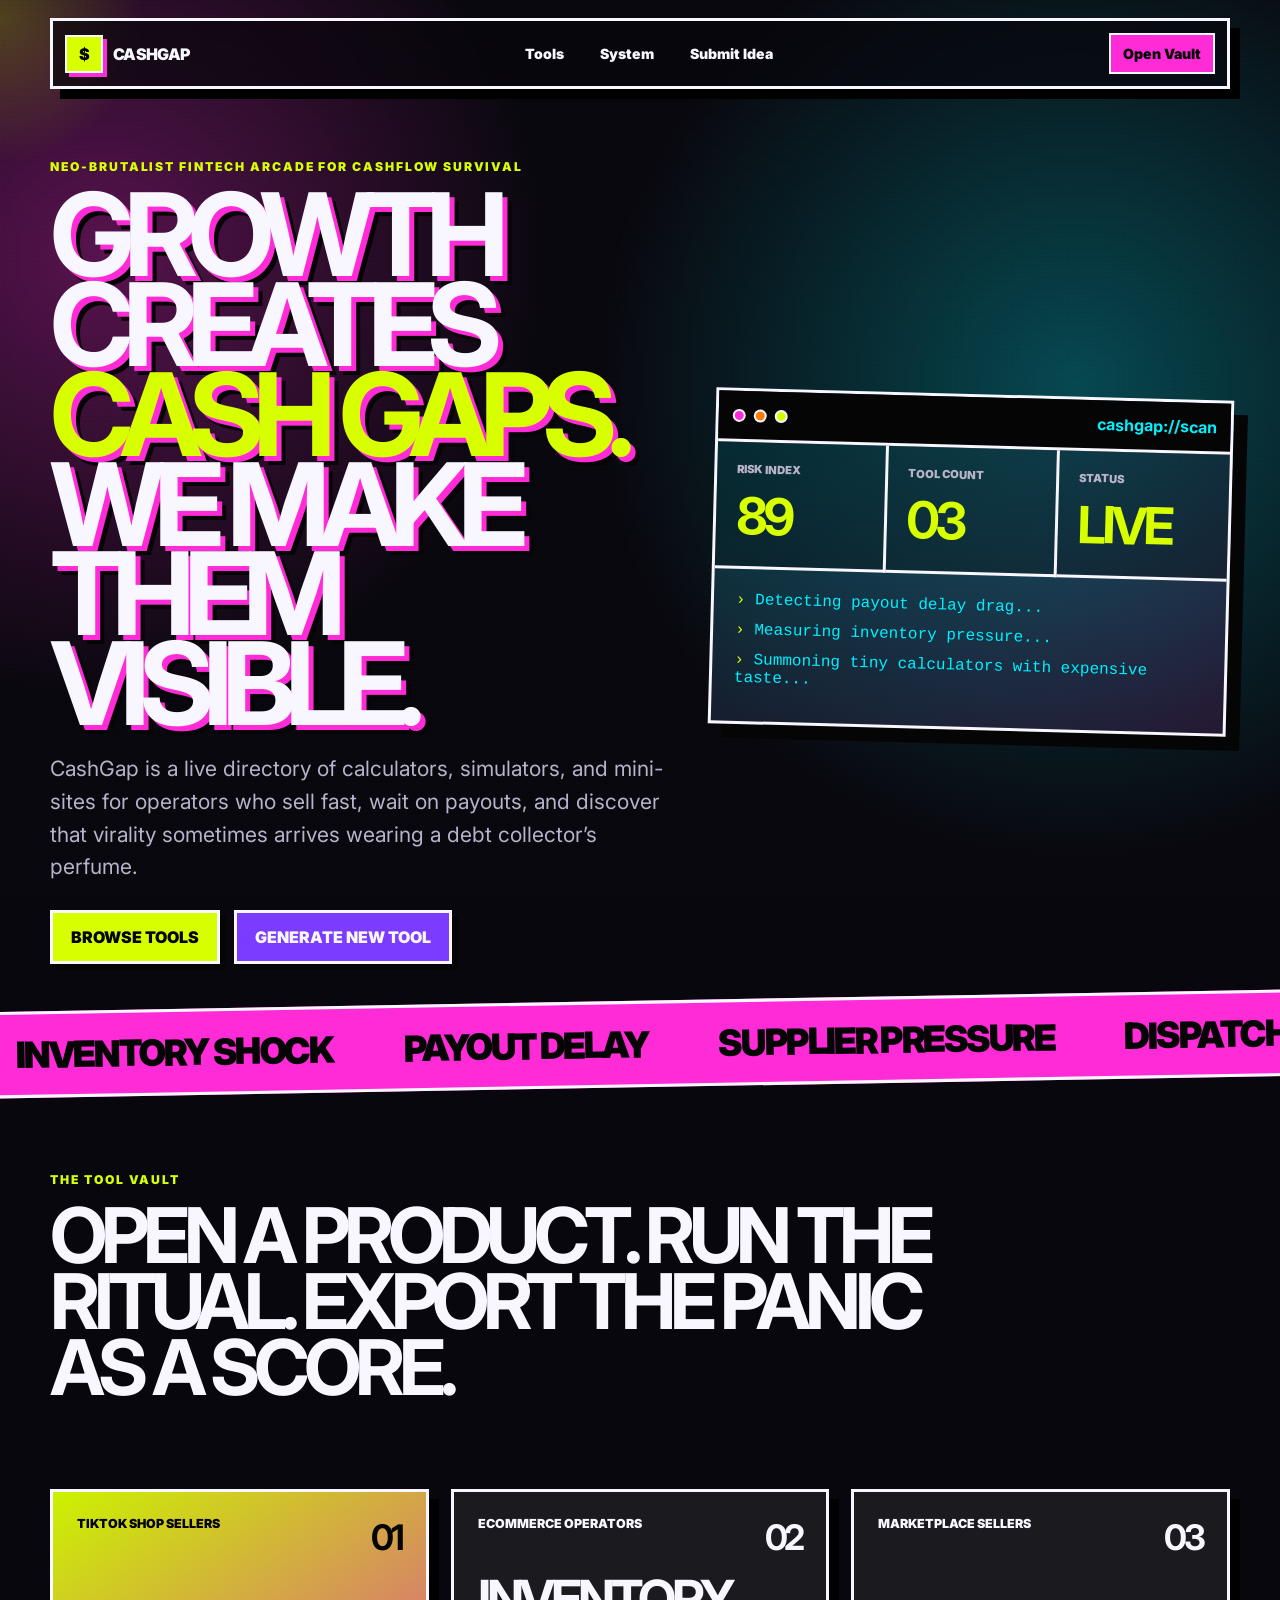
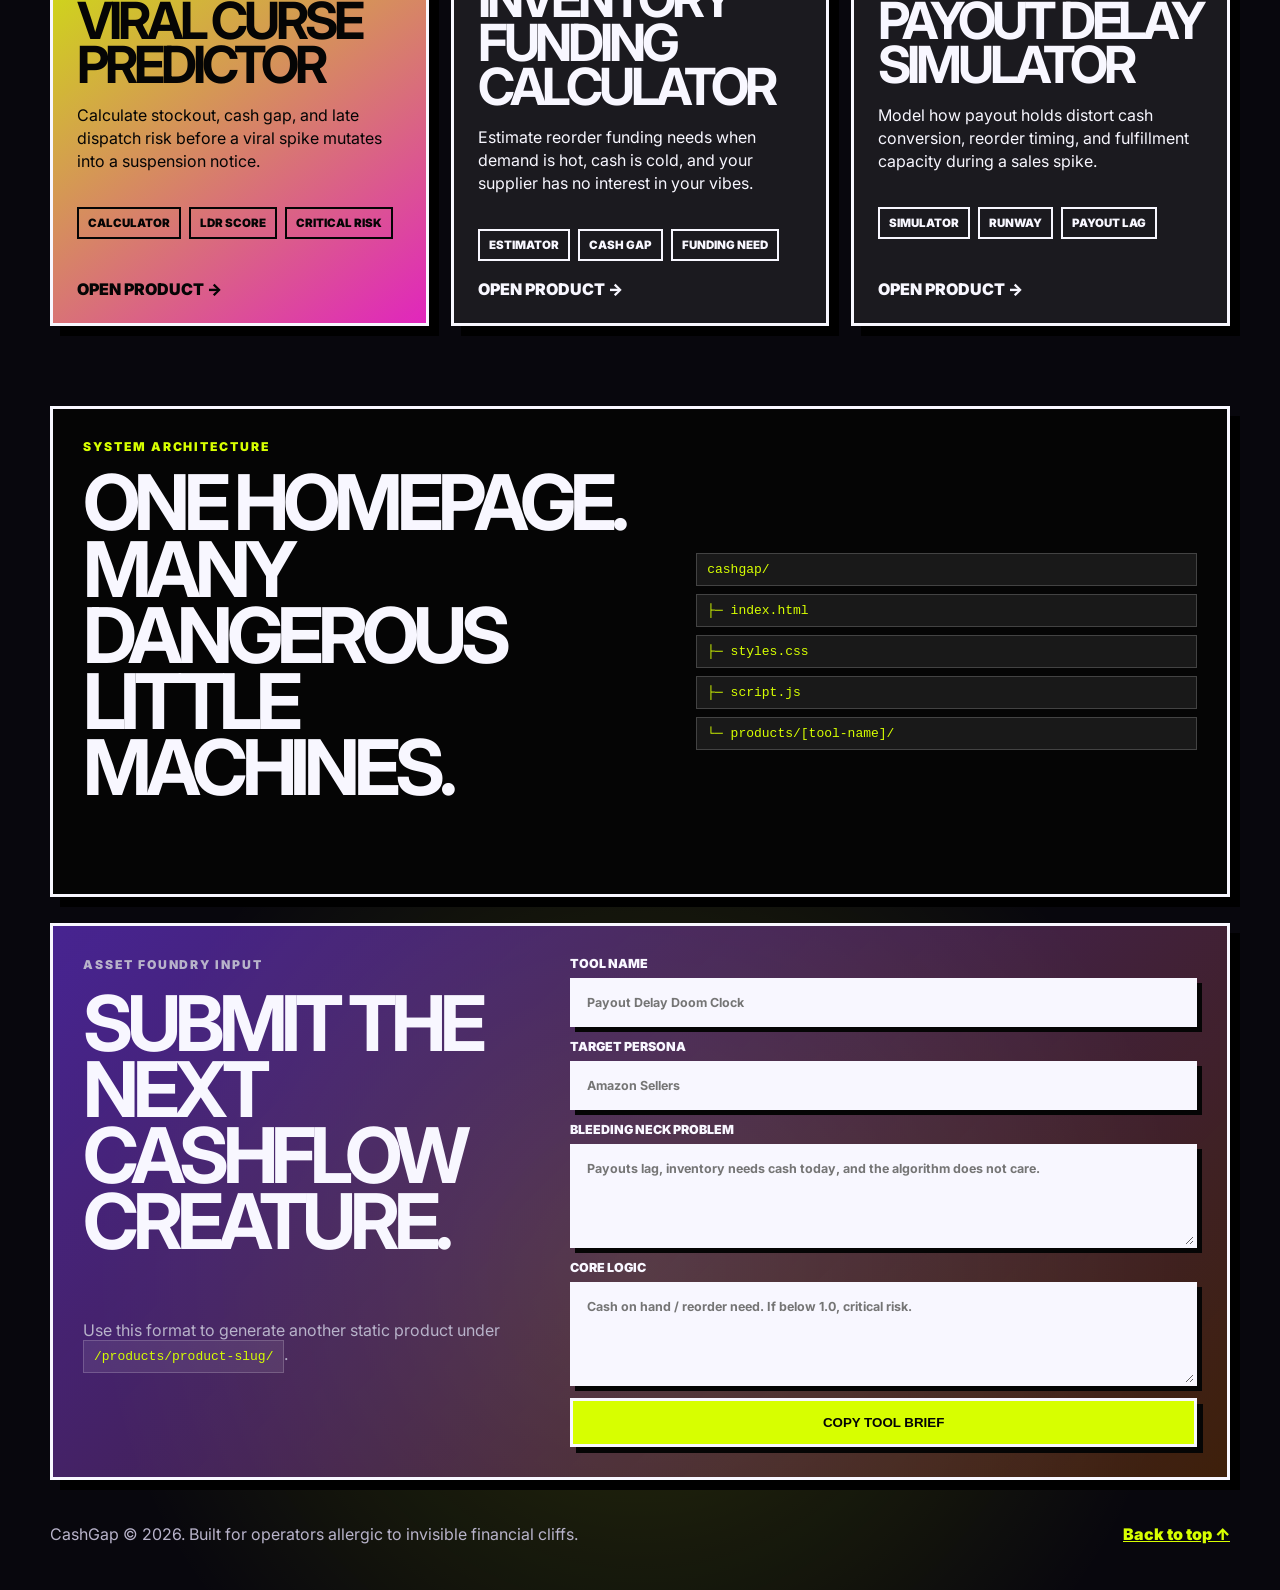
<file: index.html>
<!doctype html>
<html lang="en">
<head>
  <meta charset="utf-8" />
  <meta name="viewport" content="width=device-width, initial-scale=1" />
  <title>CashGap | Tools for Growth-Induced Financial Violence</title>
  <meta name="description" content="CashGap is a directory of sharp little fintech tools for sellers, operators, and growth teams trying to survive demand spikes, payout delays, and inventory cash crunches." />
  <meta property="og:title" content="CashGap" />
  <meta property="og:description" content="Find the cash gaps hiding inside your growth." />
  <meta property="og:type" content="website" />
  <link rel="stylesheet" href="./styles.css" />
</head>
<body>
  <div class="noise"></div>
  <div class="cursor-glow" id="cursorGlow"></div>

  <header class="site-header">
    <a class="brand-mark" href="./" aria-label="CashGap home">
      <span class="brand-icon">$</span>
      <span>CashGap</span>
    </a>

    <nav class="nav-links" aria-label="Primary navigation">
      <a href="#tools">Tools</a>
      <a href="#system">System</a>
      <a href="#submit">Submit Idea</a>
    </nav>

    <a class="header-cta" href="#tools">Open Vault</a>
  </header>

  <main>
    <section class="hero">
      <div class="hero-copy">
        <p class="kicker">Neo-brutalist fintech arcade for cashflow survival</p>
        <h1>
          Growth creates
          <span>cash gaps.</span>
          We make them visible.
        </h1>
        <p class="lede">
          CashGap is a live directory of calculators, simulators, and mini-sites for operators who sell fast,
          wait on payouts, and discover that virality sometimes arrives wearing a debt collector’s perfume.
        </p>

        <div class="hero-actions">
          <a class="btn btn-primary" href="#tools">Browse Tools</a>
          <a class="btn btn-ghost" href="#submit">Generate New Tool</a>
        </div>
      </div>

      <aside class="hero-console" aria-label="CashGap diagnostic console">
        <div class="console-top">
          <span></span><span></span><span></span>
          <strong>cashgap://scan</strong>
        </div>
        <div class="console-grid">
          <div>
            <small>Risk Index</small>
            <strong id="riskTicker">87</strong>
          </div>
          <div>
            <small>Tool Count</small>
            <strong id="toolCount">03</strong>
          </div>
          <div>
            <small>Status</small>
            <strong>LIVE</strong>
          </div>
        </div>
        <div class="terminal">
          <p><span>›</span> Detecting payout delay drag...</p>
          <p><span>›</span> Measuring inventory pressure...</p>
          <p><span>›</span> Summoning tiny calculators with expensive taste...</p>
        </div>
      </aside>
    </section>

    <section class="marquee" aria-label="CashGap focus areas">
      <div>
        <span>Inventory shock</span>
        <span>Payout delay</span>
        <span>Supplier pressure</span>
        <span>Dispatch risk</span>
        <span>Working capital</span>
        <span>Viral demand</span>
      </div>
    </section>

    <section class="section-head" id="tools">
      <p class="kicker">The Tool Vault</p>
      <h2>Open a product. Run the ritual. Export the panic as a score.</h2>
    </section>

    <section class="tool-grid" id="toolGrid">
      <a class="tool-card is-featured" href="./products/viral-curse-predictor/">
        <div class="card-topline">
          <span>TikTok Shop Sellers</span>
          <strong>01</strong>
        </div>
        <h3>Viral Curse Predictor</h3>
        <p>Calculate stockout, cash gap, and late dispatch risk before a viral spike mutates into a suspension notice.</p>
        <div class="tool-meta">
          <span>Calculator</span>
          <span>LDR Score</span>
          <span>Critical Risk</span>
        </div>
        <div class="open-line">Open product →</div>
      </a>

      <a class="tool-card" href="./products/inventory-funding-calculator/">
        <div class="card-topline">
          <span>Ecommerce Operators</span>
          <strong>02</strong>
        </div>
        <h3>Inventory Funding Calculator</h3>
        <p>Estimate reorder funding needs when demand is hot, cash is cold, and your supplier has no interest in your vibes.</p>
        <div class="tool-meta">
          <span>Estimator</span>
          <span>Cash Gap</span>
          <span>Funding Need</span>
        </div>
        <div class="open-line">Open product →</div>
      </a>

      <a class="tool-card" href="./products/payout-delay-simulator/">
        <div class="card-topline">
          <span>Marketplace Sellers</span>
          <strong>03</strong>
        </div>
        <h3>Payout Delay Simulator</h3>
        <p>Model how payout holds distort cash conversion, reorder timing, and fulfillment capacity during a sales spike.</p>
        <div class="tool-meta">
          <span>Simulator</span>
          <span>Runway</span>
          <span>Payout Lag</span>
        </div>
        <div class="open-line">Open product →</div>
      </a>
    </section>

    <section class="system-strip" id="system">
      <div>
        <p class="kicker">System Architecture</p>
        <h2>One homepage. Many dangerous little machines.</h2>
      </div>
      <div class="folder-map">
        <code>cashgap/</code>
        <code>├─ index.html</code>
        <code>├─ styles.css</code>
        <code>├─ script.js</code>
        <code>└─ products/[tool-name]/</code>
      </div>
    </section>

    <section class="submit-panel" id="submit">
      <div>
        <p class="kicker">Asset Foundry Input</p>
        <h2>Submit the next cashflow creature.</h2>
        <p>Use this format to generate another static product under <code>/products/product-slug/</code>.</p>
      </div>

      <form class="idea-form" id="ideaForm">
        <label>
          Tool Name
          <input name="toolName" placeholder="Payout Delay Doom Clock" required />
        </label>
        <label>
          Target Persona
          <input name="persona" placeholder="Amazon Sellers" required />
        </label>
        <label>
          Bleeding Neck Problem
          <textarea name="problem" placeholder="Payouts lag, inventory needs cash today, and the algorithm does not care." required></textarea>
        </label>
        <label>
          Core Logic
          <textarea name="logic" placeholder="Cash on hand / reorder need. If below 1.0, critical risk." required></textarea>
        </label>
        <button class="btn btn-primary" type="submit">Copy Tool Brief</button>
      </form>
    </section>
  </main>

  <footer class="site-footer">
    <p>CashGap © <span id="year"></span>. Built for operators allergic to invisible financial cliffs.</p>
    <a href="#top">Back to top ↑</a>
  </footer>

  <script src="./script.js"></script>
</body>
</html>
</file>
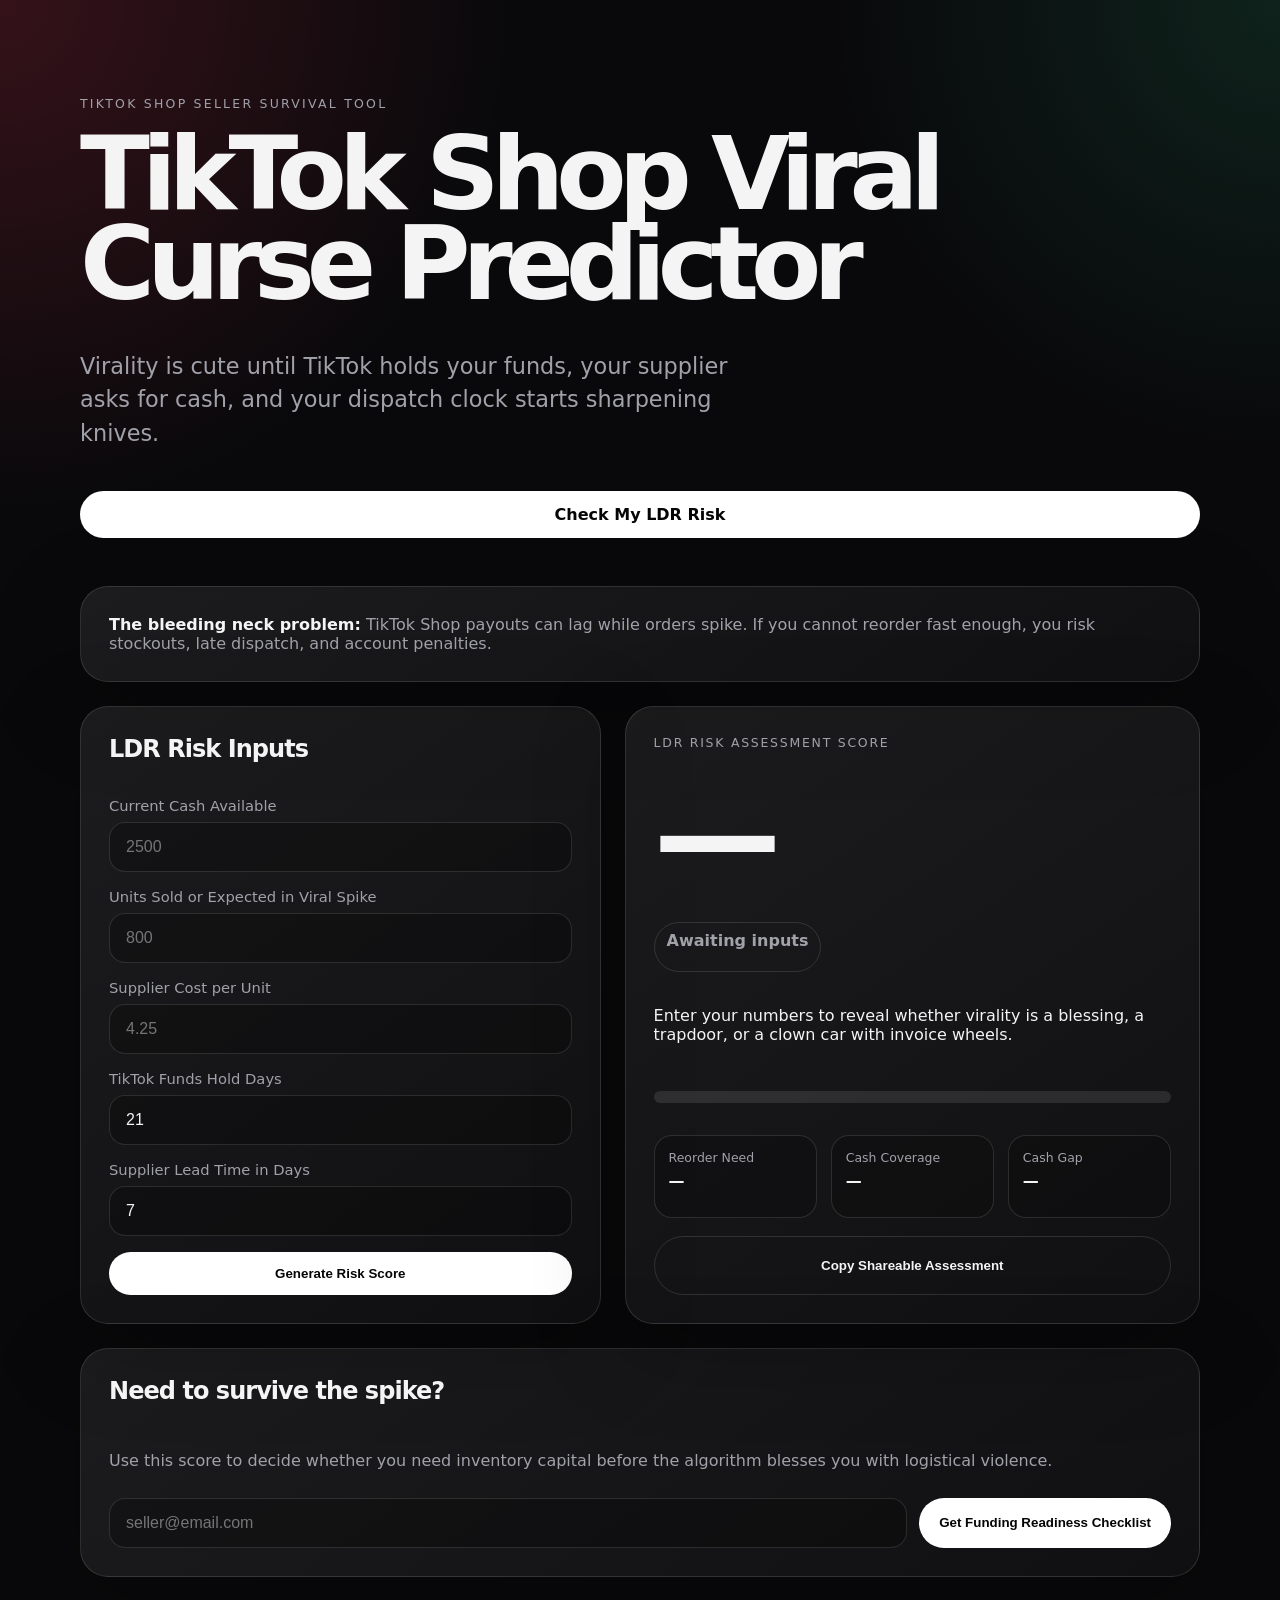
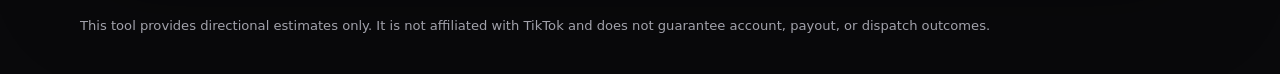
<file: products/viral-curse-predictor/index.html>
<!doctype html>
<html lang="en">
<head>
  <meta charset="utf-8" />
  <meta name="viewport" content="width=device-width, initial-scale=1" />
  <title>TikTok Shop Viral Curse Predictor | LDR Risk Assessment</title>
  <meta name="description" content="Estimate late-dispatch and stockout risk before a viral TikTok Shop sales spike drains your cash." />
  <meta property="og:title" content="TikTok Shop Viral Curse Predictor" />
  <meta property="og:description" content="Calculate your LDR Risk Assessment Score before virality becomes a suspension notice." />
  <meta property="og:type" content="website" />
  <link rel="stylesheet" href="./styles.css" />
</head>
<body>
  <main class="page-shell">
    <section class="hero">
      <div class="eyebrow">TikTok Shop Seller Survival Tool</div>
      <h1>TikTok Shop Viral Curse Predictor</h1>
      <p class="lede">
        Virality is cute until TikTok holds your funds, your supplier asks for cash, and your dispatch clock starts sharpening knives.
      </p>
      <a href="#calculator" class="button primary">Check My LDR Risk</a>
    </section>

    <section class="card warning">
      <strong>The bleeding neck problem:</strong>
      TikTok Shop payouts can lag while orders spike. If you cannot reorder fast enough, you risk stockouts, late dispatch, and account penalties.
    </section>

    <section id="calculator" class="calculator-grid">
      <form class="card form-card" id="riskForm">
        <h2>LDR Risk Inputs</h2>

        <label>
          Current Cash Available
          <input type="number" id="cash" min="0" step="0.01" placeholder="2500" required />
        </label>

        <label>
          Units Sold or Expected in Viral Spike
          <input type="number" id="units" min="1" step="1" placeholder="800" required />
        </label>

        <label>
          Supplier Cost per Unit
          <input type="number" id="cost" min="0" step="0.01" placeholder="4.25" required />
        </label>

        <label>
          TikTok Funds Hold Days
          <input type="number" id="holdDays" min="0" step="1" placeholder="21" value="21" />
        </label>

        <label>
          Supplier Lead Time in Days
          <input type="number" id="leadTime" min="0" step="1" placeholder="7" value="7" />
        </label>

        <button class="button primary" type="submit">Generate Risk Score</button>
      </form>

      <aside class="card result-card" id="resultCard">
        <div class="result-label">LDR Risk Assessment Score</div>
        <div class="score" id="score">—</div>
        <div class="status neutral" id="status">Awaiting inputs</div>
        <p id="resultText">Enter your numbers to reveal whether virality is a blessing, a trapdoor, or a clown car with invoice wheels.</p>

        <div class="meter">
          <div class="meter-fill" id="meterFill"></div>
        </div>

        <div class="mini-grid">
          <div>
            <span>Reorder Need</span>
            <strong id="reorderNeed">—</strong>
          </div>
          <div>
            <span>Cash Coverage</span>
            <strong id="coverage">—</strong>
          </div>
          <div>
            <span>Cash Gap</span>
            <strong id="gap">—</strong>
          </div>
        </div>

        <button class="button secondary" id="copyBtn" type="button">Copy Shareable Assessment</button>
      </aside>
    </section>

    <section class="card lead-card">
      <h2>Need to survive the spike?</h2>
      <p>Use this score to decide whether you need inventory capital before the algorithm blesses you with logistical violence.</p>
      <form class="lead-form" onsubmit="event.preventDefault(); alert('Lead captured. Connect this form to your CRM or email tool.');">
        <input type="email" placeholder="seller@email.com" required />
        <button class="button primary" type="submit">Get Funding Readiness Checklist</button>
      </form>
    </section>

    <footer>
      <p>This tool provides directional estimates only. It is not affiliated with TikTok and does not guarantee account, payout, or dispatch outcomes.</p>
    </footer>
  </main>

  <script src="./script.js"></script>
</body>
</html>
</file>
<file: styles.css>
@import url('https://fonts.googleapis.com/css2?family=Inter:wght@500;700;900&display=swap');

:root {
  --bg: #08070d;
  --ink: #f8f7ff;
  --muted: #b8b3ca;
  --black: #050505;
  --acid: #d7ff00;
  --hot: #ff2bd6;
  --cyan: #00f0ff;
  --orange: #ff7a00;
  --violet: #7c3cff;
  --panel: rgba(255, 255, 255, 0.08);
  --line: rgba(255, 255, 255, 0.18);
  --shadow: 10px 10px 0 #000;
}

* {
  box-sizing: border-box;
}

html {
  scroll-behavior: smooth;
}

body {
  margin: 0;
  min-height: 100vh;
  font-family: Inter, ui-sans-serif, system-ui, -apple-system, BlinkMacSystemFont, "Segoe UI", sans-serif;
  color: var(--ink);
  background:
    radial-gradient(circle at 8% 8%, rgba(255, 43, 214, 0.32), transparent 28rem),
    radial-gradient(circle at 84% 12%, rgba(0, 240, 255, 0.28), transparent 30rem),
    radial-gradient(circle at 50% 90%, rgba(215, 255, 0, 0.16), transparent 34rem),
    var(--bg);
  overflow-x: hidden;
}

.noise {
  position: fixed;
  inset: 0;
  pointer-events: none;
  opacity: 0.09;
  z-index: 1;
  background-image:
    linear-gradient(transparent 0 50%, rgba(255,255,255,.08) 50% 100%),
    repeating-linear-gradient(90deg, rgba(255,255,255,.18) 0 1px, transparent 1px 7px);
  background-size: 100% 4px, auto;
  mix-blend-mode: overlay;
}

.cursor-glow {
  position: fixed;
  width: 320px;
  height: 320px;
  border-radius: 999px;
  background: radial-gradient(circle, rgba(215,255,0,.22), transparent 65%);
  pointer-events: none;
  translate: -50% -50%;
  z-index: 0;
}

a {
  color: inherit;
}

.site-header,
main,
.site-footer {
  position: relative;
  z-index: 2;
}

.site-header {
  width: min(1180px, calc(100% - 28px));
  margin: 18px auto 0;
  padding: 12px;
  display: flex;
  align-items: center;
  gap: 14px;
  justify-content: space-between;
  background: rgba(8, 7, 13, 0.68);
  border: 3px solid var(--ink);
  box-shadow: var(--shadow);
  backdrop-filter: blur(14px);
  position: sticky;
  top: 14px;
  z-index: 10;
}

.brand-mark {
  display: inline-flex;
  align-items: center;
  gap: 10px;
  text-decoration: none;
  font-weight: 900;
  text-transform: uppercase;
  letter-spacing: -0.04em;
}

.brand-icon {
  display: grid;
  place-items: center;
  width: 38px;
  height: 38px;
  background: var(--acid);
  color: var(--black);
  border: 2px solid var(--ink);
  box-shadow: 4px 4px 0 var(--hot);
}

.nav-links {
  display: flex;
  gap: 8px;
  flex-wrap: wrap;
}

.nav-links a,
.header-cta {
  text-decoration: none;
  padding: 10px 12px;
  border: 2px solid transparent;
  font-weight: 900;
  font-size: 0.88rem;
}

.nav-links a:hover,
.header-cta {
  border-color: var(--ink);
  background: var(--hot);
  color: var(--black);
}

.hero {
  width: min(1180px, calc(100% - 28px));
  margin: 0 auto;
  min-height: 82vh;
  display: grid;
  grid-template-columns: 1.1fr 0.9fr;
  align-items: center;
  gap: 28px;
  padding: 70px 0 38px;
}

.kicker {
  color: var(--acid);
  text-transform: uppercase;
  letter-spacing: 0.16em;
  font-size: 0.76rem;
  font-weight: 900;
  margin: 0 0 16px;
}

h1,
h2,
h3,
p {
  margin-top: 0;
}

h1 {
  font-size: clamp(3.6rem, 9vw, 9rem);
  line-height: 0.78;
  letter-spacing: -0.095em;
  margin-bottom: 24px;
  text-transform: uppercase;
  text-shadow: 5px 5px 0 var(--hot), 9px 9px 0 var(--black);
}

h1 span {
  display: block;
  color: var(--acid);
}

.lede {
  color: var(--muted);
  font-size: clamp(1.05rem, 2vw, 1.32rem);
  line-height: 1.55;
  max-width: 730px;
}

.hero-actions {
  display: flex;
  gap: 14px;
  flex-wrap: wrap;
  margin-top: 26px;
}

.btn {
  display: inline-flex;
  justify-content: center;
  align-items: center;
  padding: 14px 18px;
  border: 3px solid var(--ink);
  box-shadow: 6px 6px 0 var(--black);
  text-decoration: none;
  font-weight: 900;
  text-transform: uppercase;
  cursor: pointer;
  transition: transform .16s ease, box-shadow .16s ease;
}

.btn:hover {
  transform: translate(3px, 3px);
  box-shadow: 3px 3px 0 var(--black);
}

.btn-primary {
  background: var(--acid);
  color: var(--black);
}

.btn-ghost {
  background: var(--violet);
  color: var(--ink);
}

.hero-console {
  border: 3px solid var(--ink);
  background: linear-gradient(145deg, rgba(0,240,255,.18), rgba(255,43,214,.12));
  box-shadow: 14px 14px 0 var(--black);
  transform: rotate(1.5deg);
}

.console-top {
  display: flex;
  align-items: center;
  gap: 8px;
  padding: 14px;
  background: var(--black);
  border-bottom: 3px solid var(--ink);
}

.console-top span {
  width: 13px;
  height: 13px;
  border-radius: 50%;
  border: 2px solid var(--ink);
}

.console-top span:nth-child(1) { background: var(--hot); }
.console-top span:nth-child(2) { background: var(--orange); }
.console-top span:nth-child(3) { background: var(--acid); }

.console-top strong {
  margin-left: auto;
  color: var(--cyan);
}

.console-grid {
  display: grid;
  grid-template-columns: repeat(3, 1fr);
}

.console-grid div {
  padding: 20px;
  border-right: 3px solid var(--ink);
  border-bottom: 3px solid var(--ink);
  background: rgba(0,0,0,.28);
}

.console-grid div:last-child {
  border-right: 0;
}

.console-grid small {
  display: block;
  color: var(--muted);
  font-weight: 900;
  text-transform: uppercase;
  font-size: .7rem;
}

.console-grid strong {
  display: block;
  margin-top: 8px;
  color: var(--acid);
  font-size: clamp(1.7rem, 4vw, 3.4rem);
  letter-spacing: -0.08em;
}

.terminal {
  padding: 22px;
  font-family: ui-monospace, SFMono-Regular, Menlo, Monaco, Consolas, monospace;
  color: var(--cyan);
}

.terminal p {
  margin: 0 0 12px;
}

.terminal span {
  color: var(--acid);
}

.marquee {
  border-block: 3px solid var(--ink);
  background: var(--hot);
  color: var(--black);
  overflow: hidden;
  transform: rotate(-1deg) scale(1.03);
}

.marquee div {
  display: flex;
  width: max-content;
  animation: marquee 18s linear infinite;
}

.marquee span {
  display: inline-block;
  padding: 18px 34px;
  font-size: clamp(1.2rem, 3vw, 2.2rem);
  font-weight: 900;
  text-transform: uppercase;
  letter-spacing: -0.06em;
}

@keyframes marquee {
  from { transform: translateX(0); }
  to { transform: translateX(-50%); }
}

.section-head,
.tool-grid,
.system-strip,
.submit-panel,
.site-footer {
  width: min(1180px, calc(100% - 28px));
  margin-inline: auto;
}

.section-head {
  padding: 86px 0 24px;
}

h2 {
  font-size: clamp(2.4rem, 6vw, 5.4rem);
  line-height: .86;
  letter-spacing: -0.08em;
  max-width: 920px;
  text-transform: uppercase;
}

.tool-grid {
  display: grid;
  grid-template-columns: repeat(3, 1fr);
  gap: 22px;
}

.tool-card {
  min-height: 430px;
  display: flex;
  flex-direction: column;
  gap: 18px;
  padding: 24px;
  text-decoration: none;
  background: var(--panel);
  border: 3px solid var(--ink);
  box-shadow: var(--shadow);
  position: relative;
  overflow: hidden;
  transition: transform .18s ease, box-shadow .18s ease, background .18s ease;
}

.tool-card::before {
  content: "";
  position: absolute;
  inset: -60% -40% auto auto;
  width: 220px;
  height: 220px;
  background: var(--cyan);
  filter: blur(20px);
  opacity: .28;
  transform: rotate(35deg);
}

.tool-card:hover {
  transform: translateY(-8px) rotate(-1deg);
  box-shadow: 14px 14px 0 var(--black);
  background: rgba(255,255,255,.13);
}

.tool-card.is-featured {
  background: linear-gradient(145deg, rgba(215,255,0,.95), rgba(255,43,214,.88));
  color: var(--black);
}

.card-topline {
  display: flex;
  justify-content: space-between;
  gap: 14px;
  font-weight: 900;
  text-transform: uppercase;
  font-size: .78rem;
  position: relative;
  z-index: 1;
}

.card-topline strong {
  font-size: 2.2rem;
  letter-spacing: -0.09em;
}

.tool-card h3 {
  font-size: clamp(2rem, 4vw, 3.4rem);
  line-height: .86;
  letter-spacing: -0.08em;
  margin: auto 0 0;
  text-transform: uppercase;
  position: relative;
  z-index: 1;
}

.tool-card p {
  line-height: 1.45;
  color: inherit;
  position: relative;
  z-index: 1;
}

.tool-meta {
  display: flex;
  gap: 8px;
  flex-wrap: wrap;
  position: relative;
  z-index: 1;
}

.tool-meta span {
  border: 2px solid currentColor;
  padding: 7px 9px;
  font-weight: 900;
  font-size: .72rem;
  text-transform: uppercase;
}

.open-line {
  margin-top: auto;
  font-weight: 900;
  text-transform: uppercase;
  position: relative;
  z-index: 1;
}

.system-strip {
  margin-top: 80px;
  display: grid;
  grid-template-columns: 1fr .85fr;
  gap: 24px;
  align-items: stretch;
  padding: 30px;
  border: 3px solid var(--ink);
  background: var(--black);
  box-shadow: var(--shadow);
}

.folder-map {
  display: grid;
  gap: 8px;
  align-content: center;
}

.folder-map code,
.submit-panel code {
  color: var(--acid);
  background: rgba(255,255,255,.08);
  padding: 8px 10px;
  border: 1px solid var(--line);
}

.submit-panel {
  margin-top: 26px;
  display: grid;
  grid-template-columns: .85fr 1.15fr;
  gap: 24px;
  padding: 30px;
  border: 3px solid var(--ink);
  background: linear-gradient(135deg, rgba(124,60,255,.55), rgba(255,122,0,.22));
  box-shadow: var(--shadow);
}

.submit-panel p {
  color: var(--muted);
  line-height: 1.5;
}

.idea-form {
  display: grid;
  gap: 12px;
}

label {
  display: grid;
  gap: 7px;
  color: var(--ink);
  font-weight: 900;
  text-transform: uppercase;
  font-size: .78rem;
}

input,
textarea {
  width: 100%;
  border: 3px solid var(--ink);
  background: var(--ink);
  color: var(--black);
  padding: 14px;
  font: inherit;
  font-weight: 700;
  box-shadow: 5px 5px 0 var(--black);
}

textarea {
  min-height: 104px;
  resize: vertical;
}

.site-footer {
  padding: 44px 0 30px;
  display: flex;
  justify-content: space-between;
  gap: 18px;
  color: var(--muted);
}

.site-footer a {
  color: var(--acid);
  font-weight: 900;
}

@media (max-width: 920px) {
  .hero,
  .tool-grid,
  .system-strip,
  .submit-panel {
    grid-template-columns: 1fr;
  }

  .hero {
    min-height: auto;
  }

  .nav-links {
    display: none;
  }

  .hero-console {
    transform: none;
  }
}

@media (max-width: 560px) {
  .site-header {
    box-shadow: 6px 6px 0 var(--black);
  }

  .header-cta {
    display: none;
  }

  h1 {
    font-size: clamp(3.2rem, 18vw, 5rem);
  }

  .console-grid {
    grid-template-columns: 1fr;
  }

  .console-grid div {
    border-right: 0;
  }

  .site-footer {
    display: grid;
  }
}
</file>
<file: products/viral-curse-predictor/styles.css>
:root {
  --bg: #09090b;
  --panel: #141418;
  --panel-2: #1d1d24;
  --text: #f4f4f5;
  --muted: #a1a1aa;
  --line: rgba(255,255,255,.12);
  --accent: #ffffff;
  --danger: #ff3b5c;
  --warn: #ffb020;
  --safe: #38d996;
}

* { box-sizing: border-box; }

body {
  margin: 0;
  font-family: Inter, ui-sans-serif, system-ui, -apple-system, BlinkMacSystemFont, "Segoe UI", sans-serif;
  background:
    radial-gradient(circle at top left, rgba(255,59,92,.18), transparent 32rem),
    radial-gradient(circle at top right, rgba(56,217,150,.12), transparent 28rem),
    var(--bg);
  color: var(--text);
}

.page-shell {
  width: min(1120px, calc(100% - 32px));
  margin: 0 auto;
  padding: 48px 0 28px;
}

.hero {
  min-height: 48vh;
  display: grid;
  align-content: center;
  gap: 18px;
  padding: 48px 0;
}

.eyebrow {
  color: var(--muted);
  text-transform: uppercase;
  letter-spacing: .18em;
  font-size: .78rem;
}

h1 {
  font-size: clamp(3rem, 8vw, 6.8rem);
  line-height: .88;
  letter-spacing: -.08em;
  max-width: 900px;
  margin: 0;
}

h2 {
  margin: 0 0 18px;
  letter-spacing: -.04em;
}

.lede {
  font-size: clamp(1.1rem, 2vw, 1.4rem);
  color: var(--muted);
  max-width: 690px;
  line-height: 1.5;
}

.card {
  background: linear-gradient(145deg, rgba(255,255,255,.08), rgba(255,255,255,.03));
  border: 1px solid var(--line);
  border-radius: 28px;
  padding: 28px;
  box-shadow: 0 24px 90px rgba(0,0,0,.25);
}

.warning {
  color: var(--muted);
  margin-bottom: 24px;
}

.warning strong { color: var(--text); }

.calculator-grid {
  display: grid;
  grid-template-columns: .95fr 1.05fr;
  gap: 24px;
  align-items: stretch;
}

.form-card {
  display: grid;
  gap: 16px;
}

label {
  display: grid;
  gap: 8px;
  color: var(--muted);
  font-size: .92rem;
}

input {
  width: 100%;
  border: 1px solid var(--line);
  background: rgba(0,0,0,.25);
  color: var(--text);
  padding: 15px 16px;
  border-radius: 16px;
  font-size: 1rem;
  outline: none;
}

input:focus {
  border-color: rgba(255,255,255,.42);
}

.button {
  border: 0;
  border-radius: 999px;
  padding: 14px 20px;
  font-weight: 800;
  cursor: pointer;
  text-decoration: none;
  display: inline-flex;
  justify-content: center;
  align-items: center;
}

.primary {
  background: var(--accent);
  color: #050505;
}

.secondary {
  background: transparent;
  color: var(--text);
  border: 1px solid var(--line);
  width: 100%;
}

.result-card {
  display: grid;
  gap: 18px;
}

.result-label {
  color: var(--muted);
  text-transform: uppercase;
  letter-spacing: .14em;
  font-size: .78rem;
}

.score {
  font-size: clamp(4rem, 10vw, 8rem);
  line-height: .85;
  letter-spacing: -.08em;
  font-weight: 900;
}

.status {
  display: inline-flex;
  width: fit-content;
  border-radius: 999px;
  padding: 8px 12px;
  font-weight: 800;
  border: 1px solid var(--line);
}

.status.critical { color: var(--danger); }
.status.elevated { color: var(--warn); }
.status.healthy { color: var(--safe); }
.status.neutral { color: var(--muted); }

.meter {
  height: 12px;
  background: rgba(255,255,255,.1);
  border-radius: 999px;
  overflow: hidden;
}

.meter-fill {
  width: 0%;
  height: 100%;
  background: currentColor;
  transition: width .25s ease;
}

.mini-grid {
  display: grid;
  grid-template-columns: repeat(3, 1fr);
  gap: 14px;
}

.mini-grid div {
  background: rgba(0,0,0,.2);
  border: 1px solid var(--line);
  border-radius: 18px;
  padding: 14px;
}

.mini-grid span {
  display: block;
  color: var(--muted);
  font-size: .78rem;
  margin-bottom: 6px;
}

.lead-card {
  margin-top: 24px;
  display: grid;
  gap: 12px;
}

.lead-card p { color: var(--muted); }

.lead-form {
  display: grid;
  grid-template-columns: 1fr auto;
  gap: 12px;
}

footer {
  color: var(--muted);
  font-size: .82rem;
  padding: 28px 0 0;
}

@media (max-width: 820px) {
  .calculator-grid,
  .lead-form {
    grid-template-columns: 1fr;
  }

  .mini-grid {
    grid-template-columns: 1fr;
  }
}
</file>
